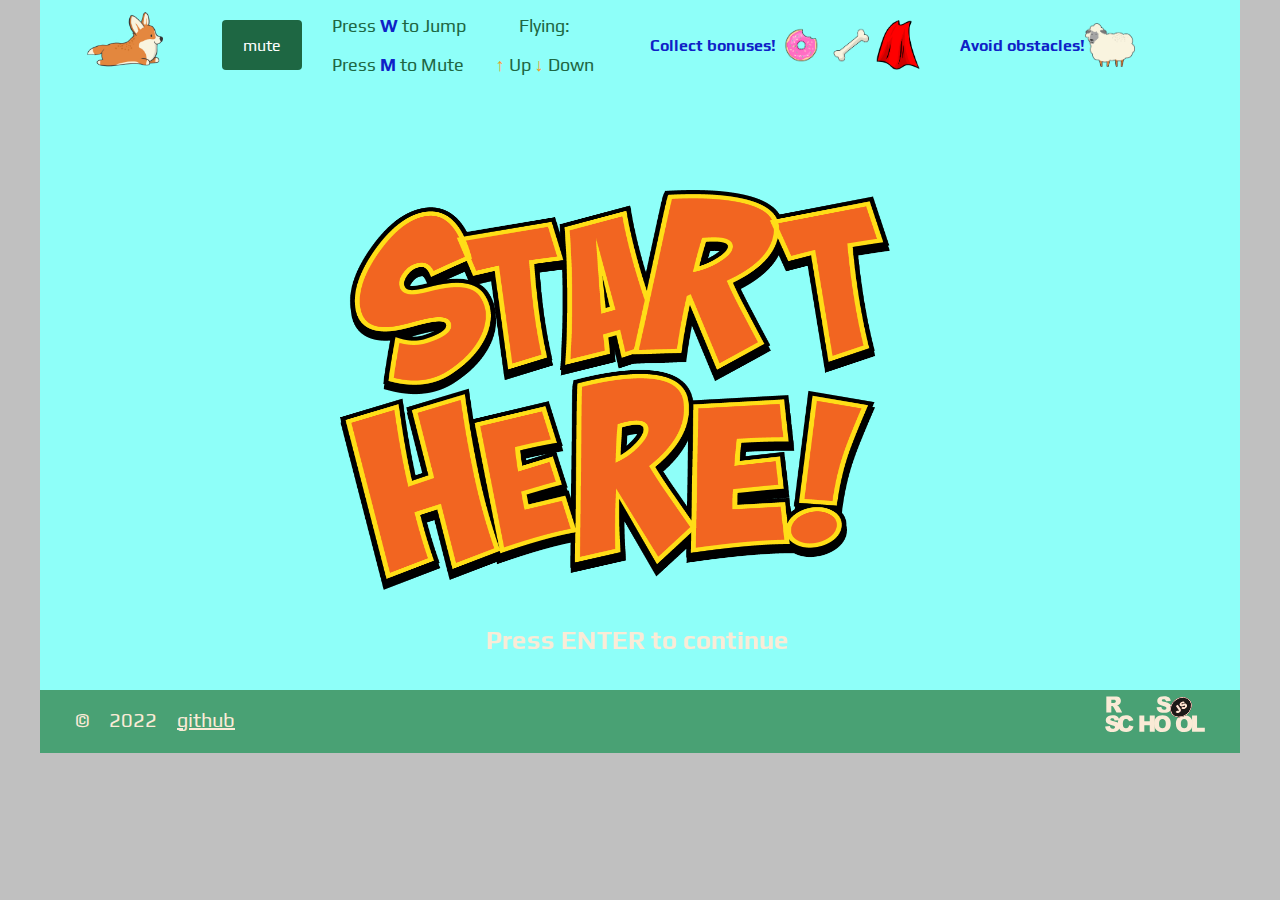
<file: game-app/index.html>
<!DOCTYPE html>
<html lang="en">

<head>
    <meta charset="UTF-8">
    <meta http-equiv="X-UA-Compatible" content="IE=edge">
    <meta name="viewport" content="width=device-width, initial-scale=1.0">
    <title>Game</title>
    <link rel="stylesheet" href="style.css">
</head>

<body>
    <header class="header-container" id="header">
        <div class="logo"></div>
        
        <div class="mute-wrapper">
            <button class="mute">mute</button>
            <div class="moves">
                <p class="tip">Press <span class="letter">W</span> to Jump</p>
                <p class="tip">Press <span class="letter">M</span> to Mute</p>
            </div>
            <div class="controls">
                <p class="tip">Flying:
                <p class="tip"><span class="arrow">↑</span> Up <span class="arrow">↓</span> Down</p>
            </div>
        </div>
        <div class="tips">
            <div class="conditions">
                <div class="points">
                    <p class="task">Collect bonuses!</p>
                    <div class="donut"></div>
                    <div class="bone"></div>
                    <div class="coat"></div>
                </div>
                <div class="points">
                    <p class="task">Avoid obstacles!</p>
                    <div class="example"></div>
                </div>
            </div>
        </div>
    </header>
    <canvas id="canvas" width="1200" height="600"></canvas>
    <div class="key-wrapper">
        <div class="key-item">
            Press <span>ENTER</span> to continue
        </div>
    </div>
    <div class="modal-window">
        <div class="modal-content">

        </div>
    </div>
    <div class="wrapper">
        <div class="popup">
            <div class="result_block"></div>
        </div>
    </div>
    <footer class="footer-wrapper" id="footer">
        <div class="footer-container">
            <div class="footer-git">
                <p class="footer-text">©</p>
                <p class="footer-text">2022</p>
                <p class="footer-text"><a class="link" href="https://github.com/PavelTitov16">github</a></p>
            </div>
            <a href="https://rs.school/js/" class="rss"></a>
        </div>
    </footer>
    <script src="index.js"></script>
</body>

</html>
</file>
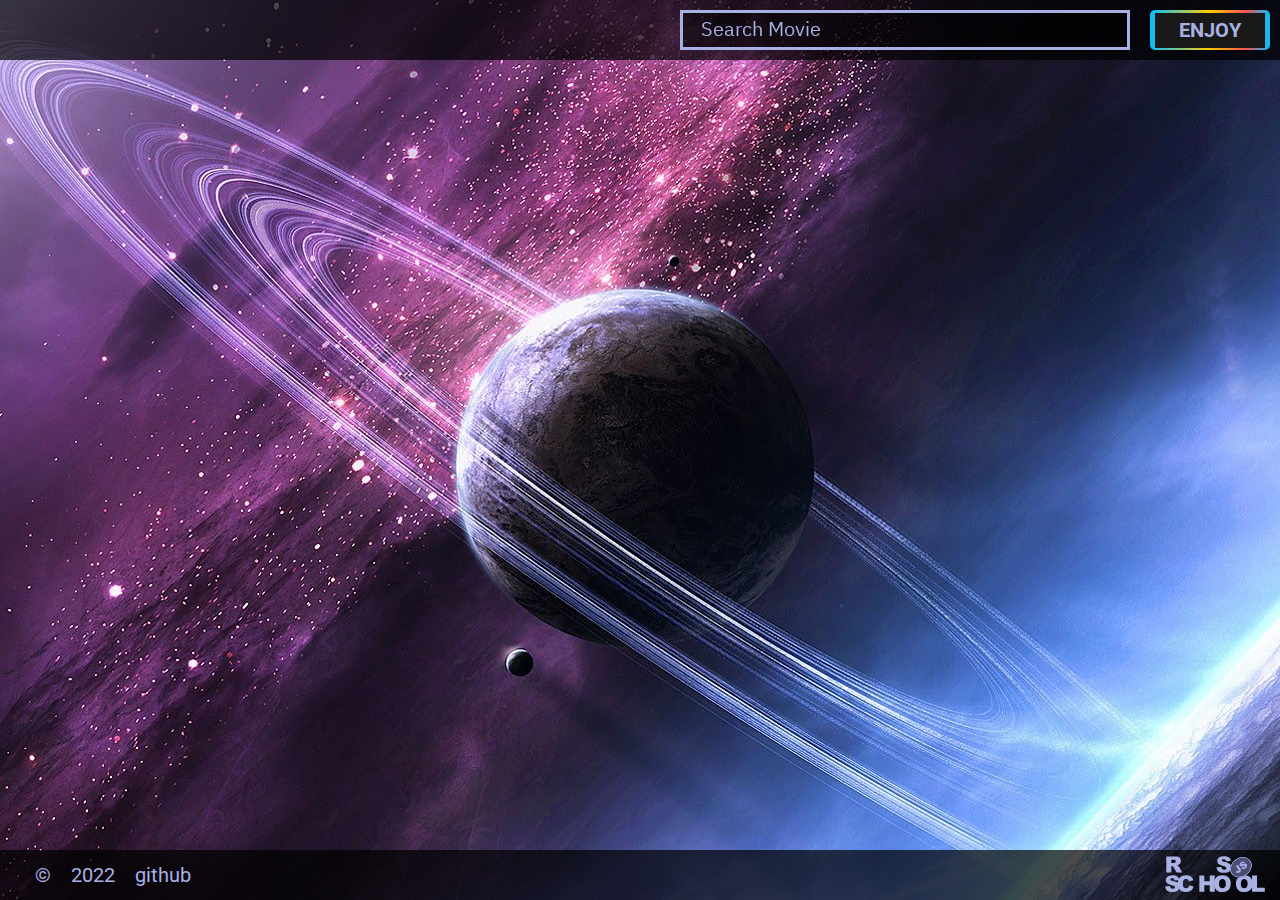
<file: movie-app/index.html>
<!DOCTYPE html>
<html lang="en">
<head>
    <meta charset="UTF-8">
    <meta http-equiv="X-UA-Compatible" content="IE=edge">
    <meta name="viewport" content="width=device-width, initial-scale=1.0">
    <link rel="stylesheet" href="style.css">
    <title>Movie Search Application</title>
</head>
<body>
    <header class="header-wrapper" id="header">
        <div class="header-container">
            <form action="search" id="form">
                <input type="search" class="search" placeholder="Search Movie" autocomplete="off">
                <a href="#" class="find" alt="Enjoy"></a>
            </form>
        </div>
    </header>
    <main class="container" id="main">
    </main>
    <footer class="footer-wrapper" id="footer">
        <div class="footer-container">
            <div class="footer-git">
                <p class="footer-text">©</p>
                <p class="footer-text">2022</p>
                <p class="footer-text"><a class="link" href="https://github.com/PavelTitov16">github</a></p>
            </div>
            <a href="https://rs.school/js/" class="rss"></a>
        </div>
    </footer>
    <script type="module" src="index.js"></script>
</body>
</html>
</file>
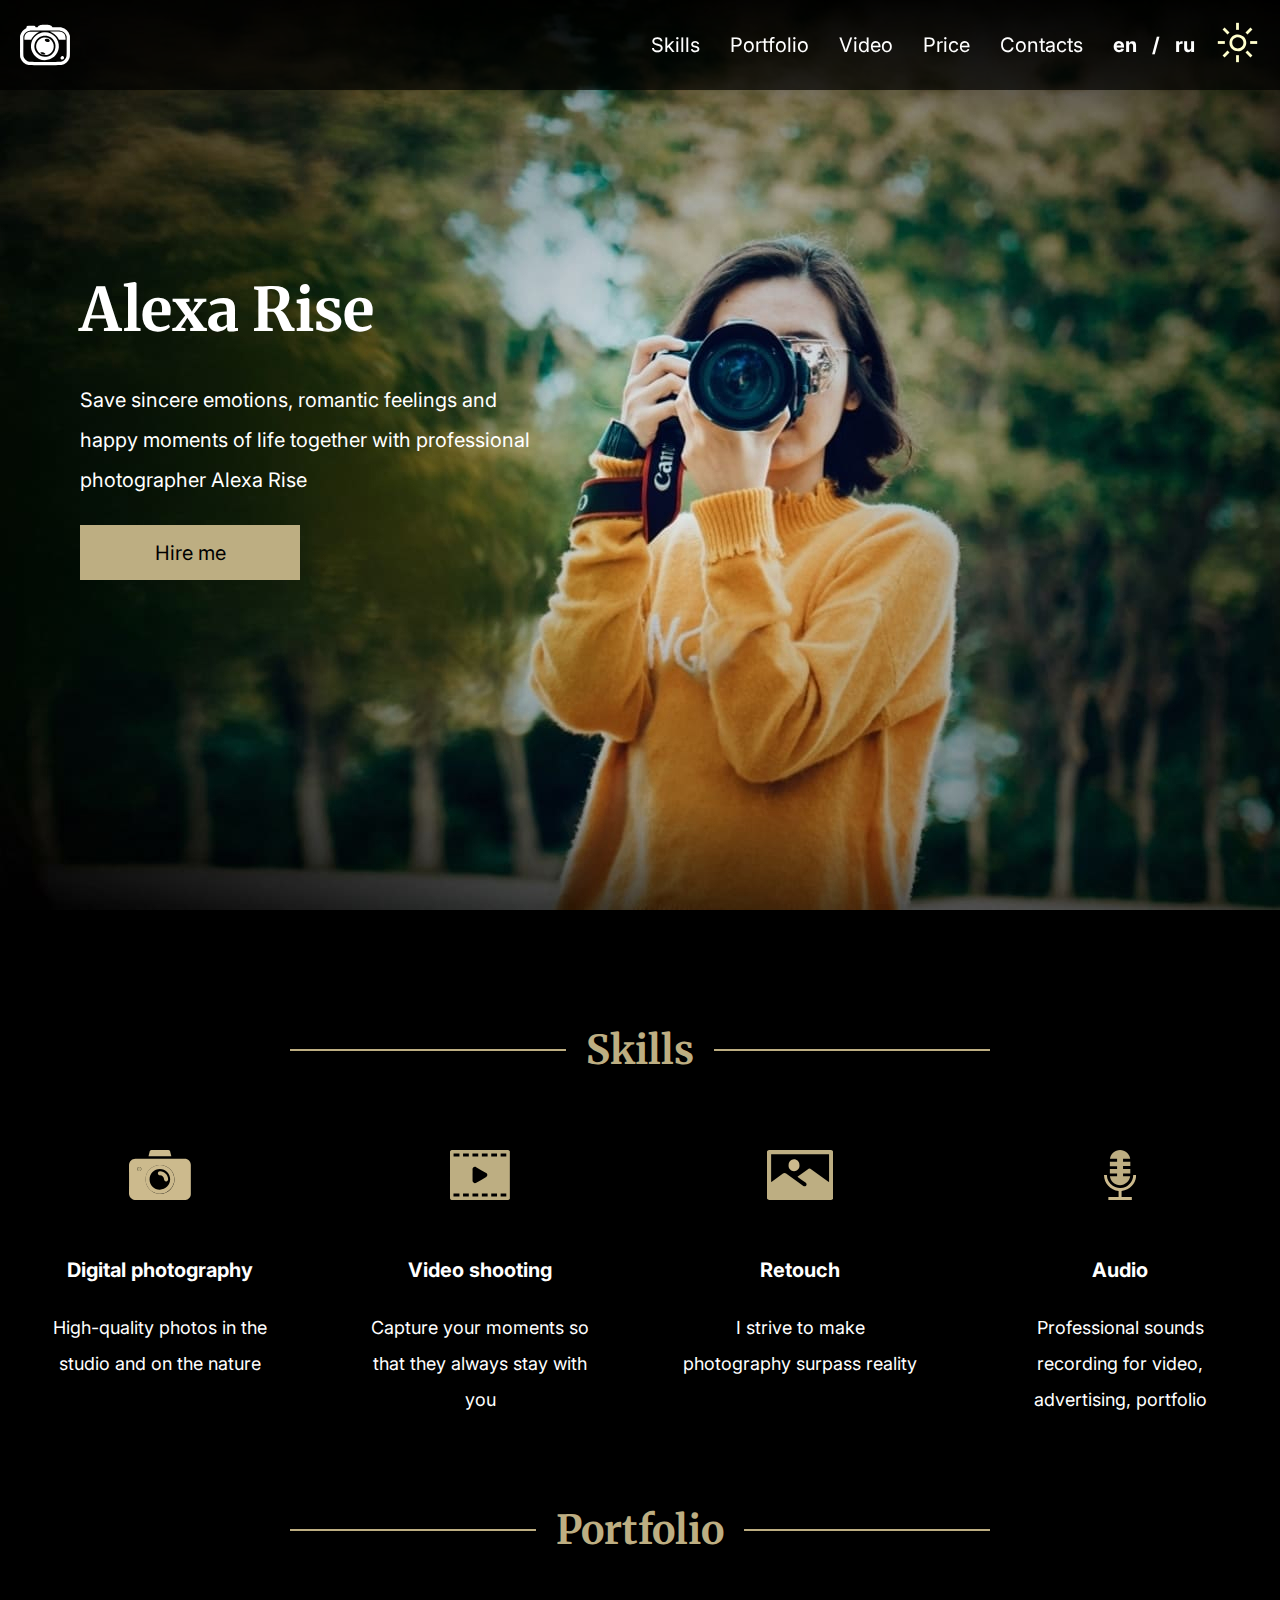
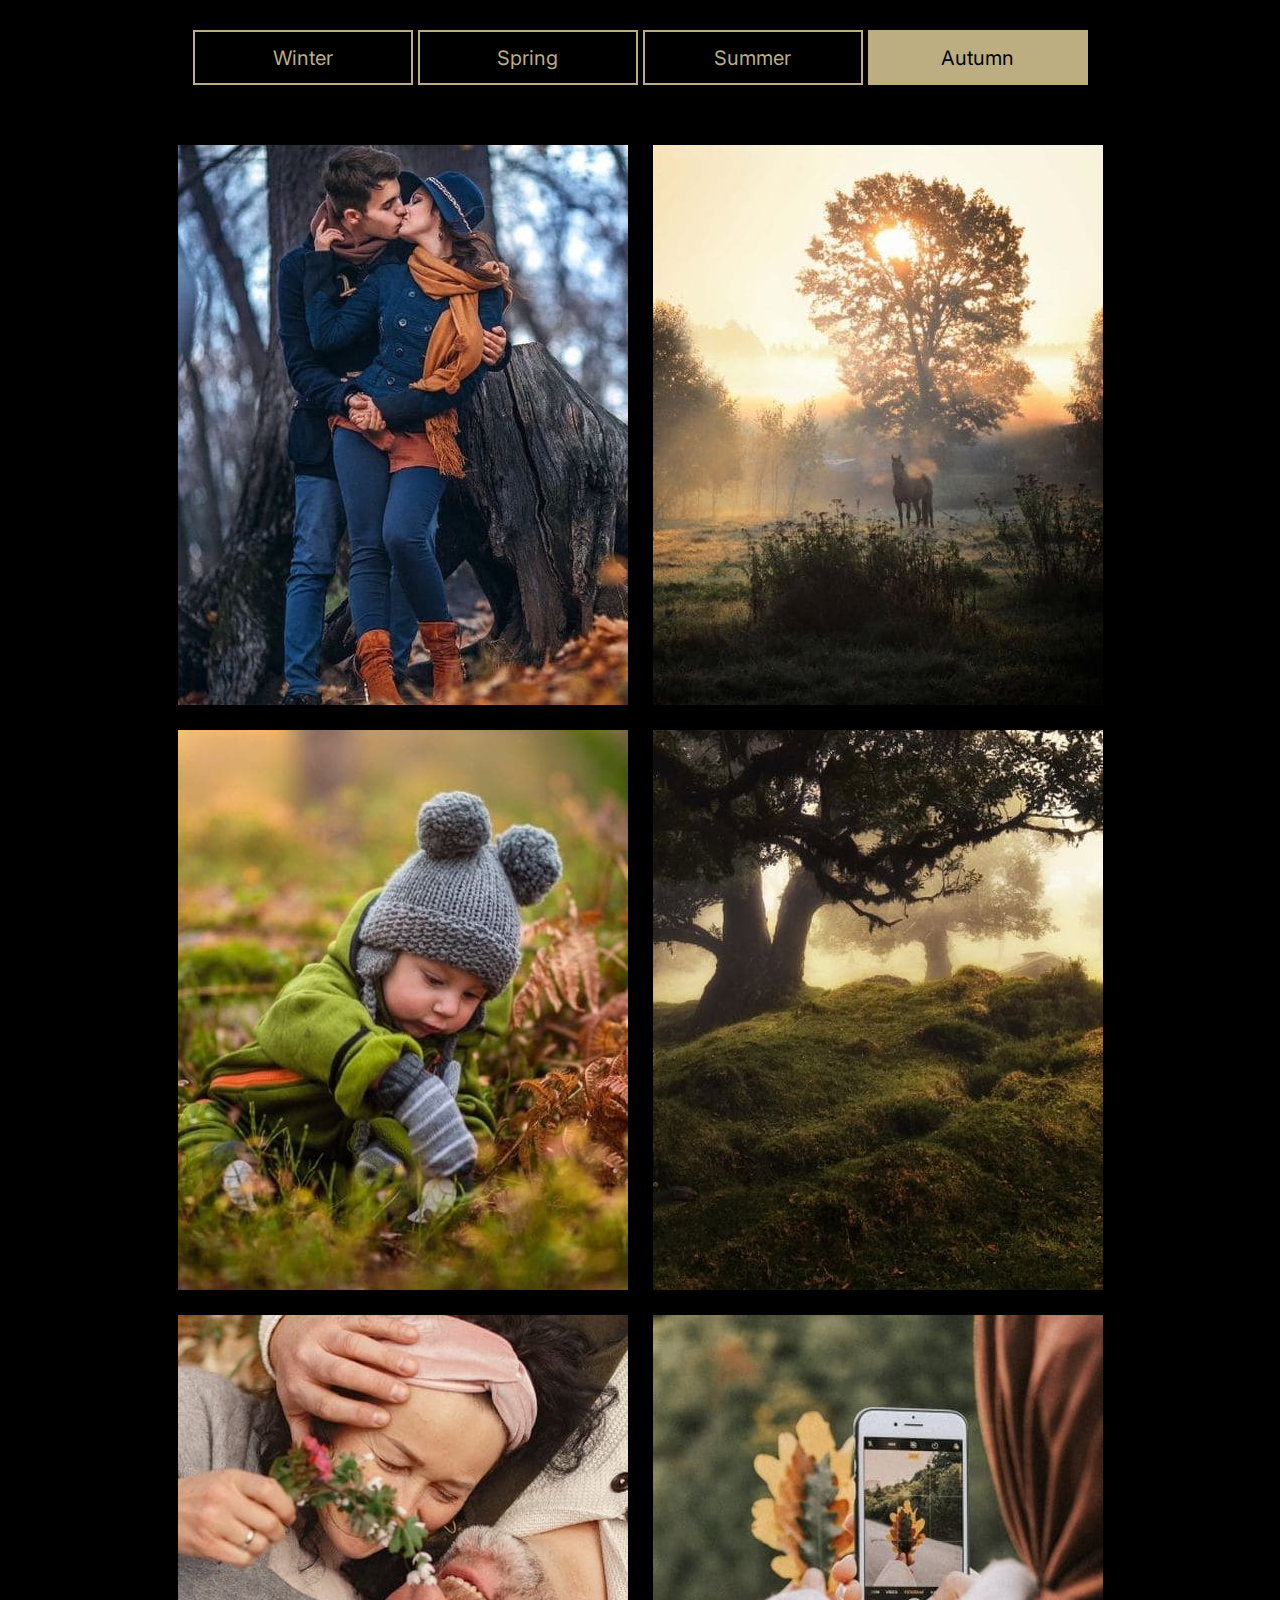
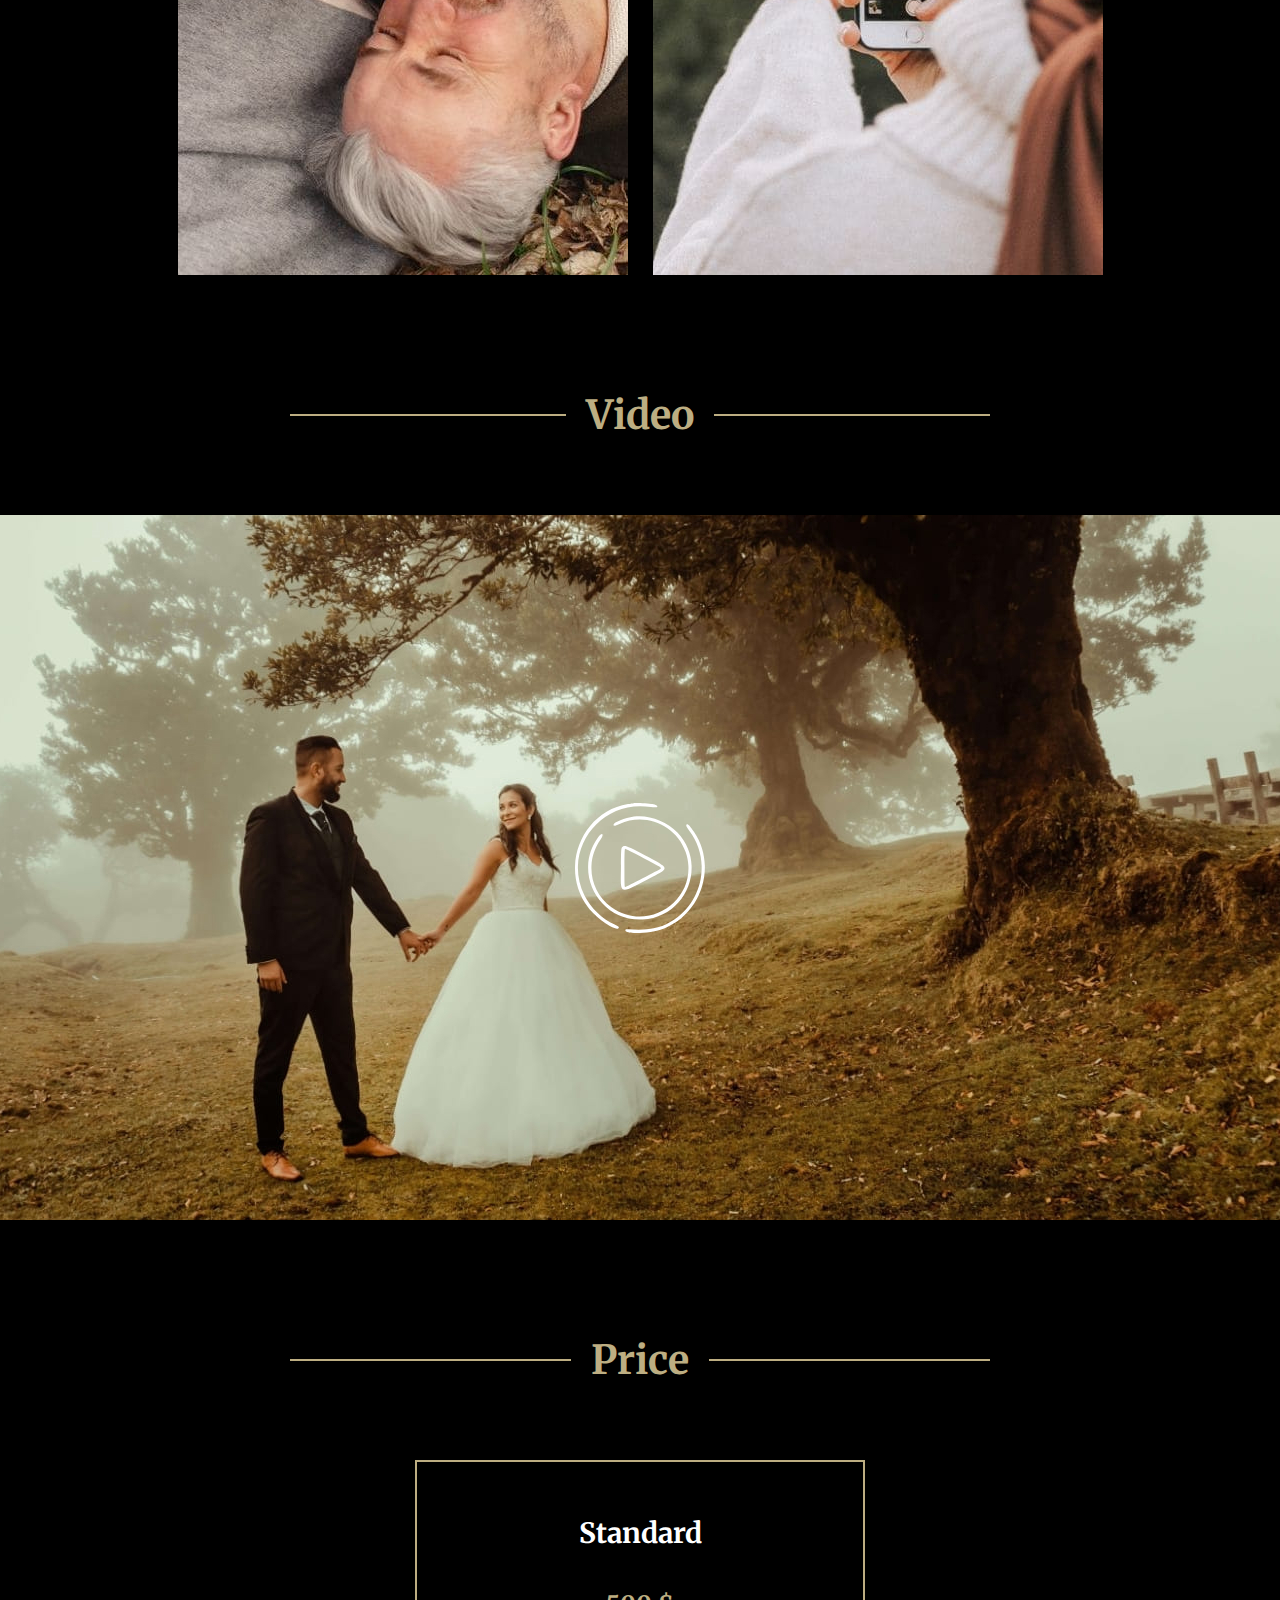
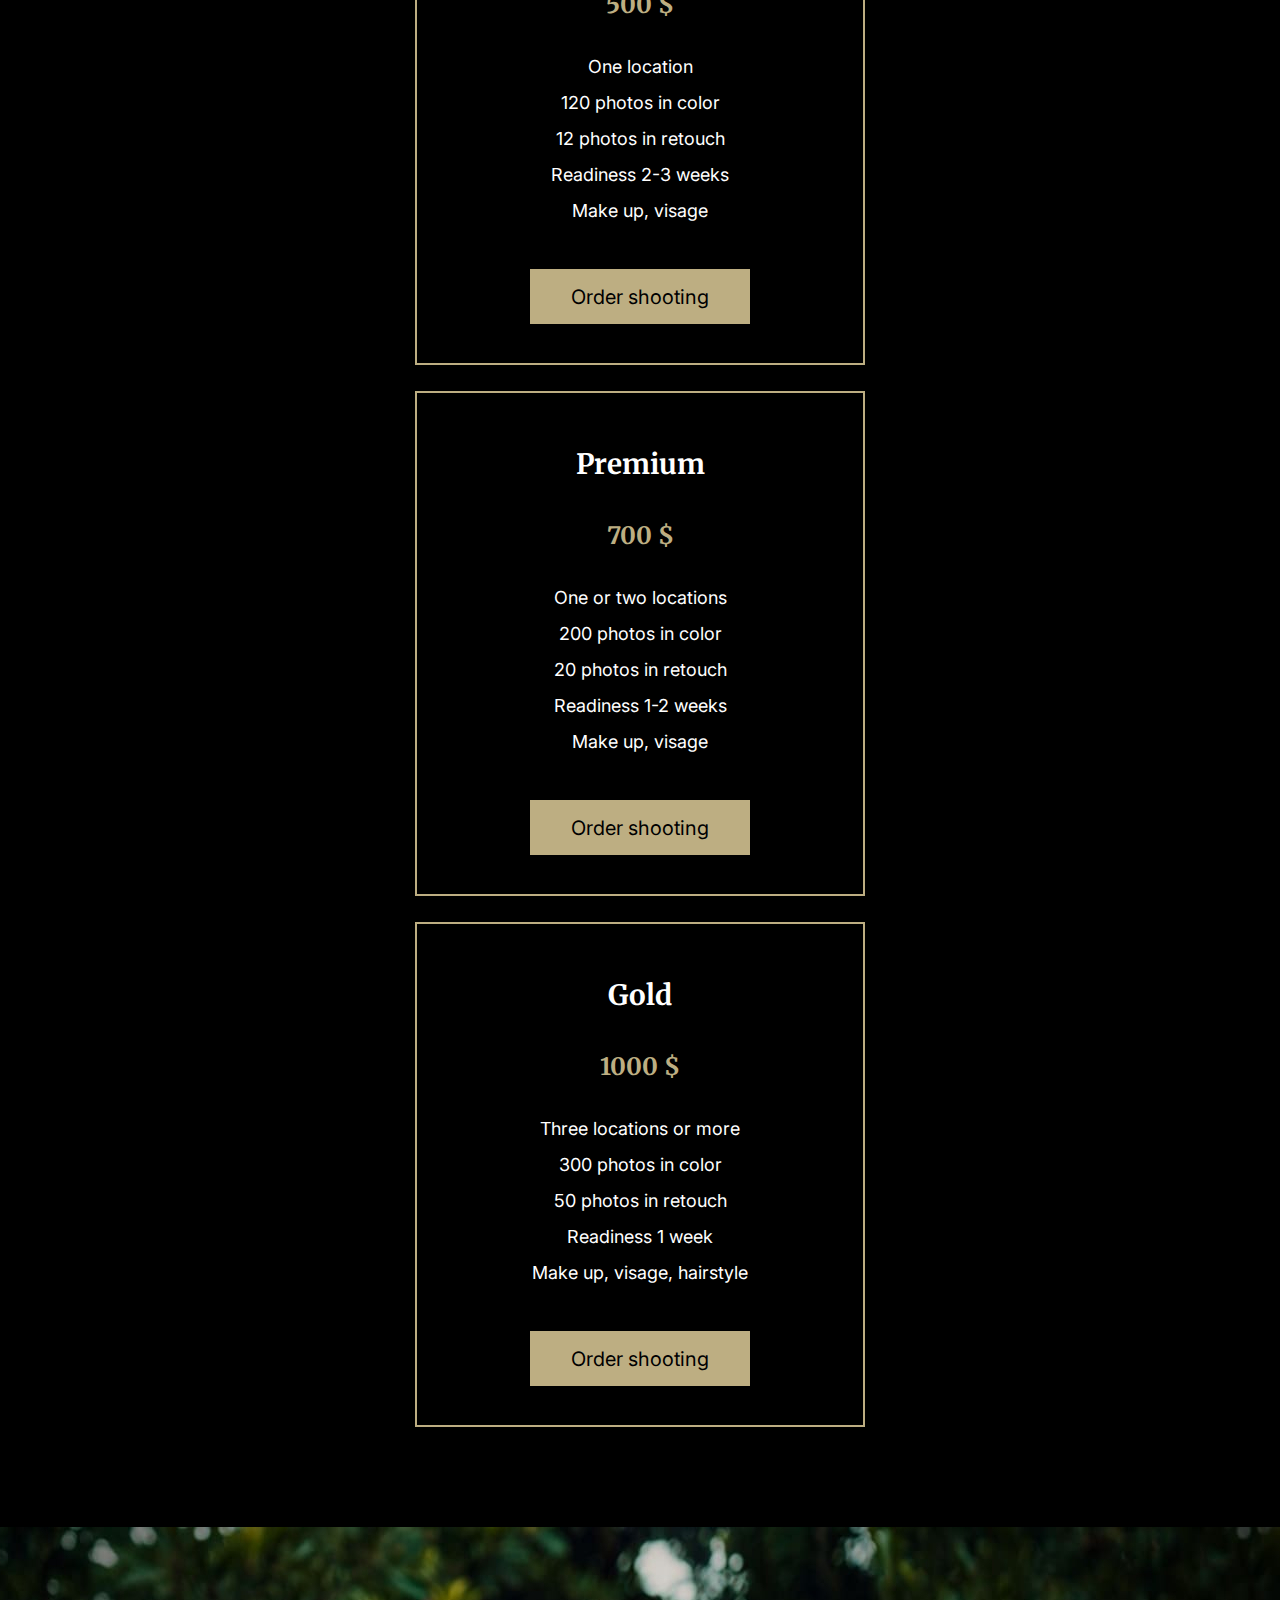
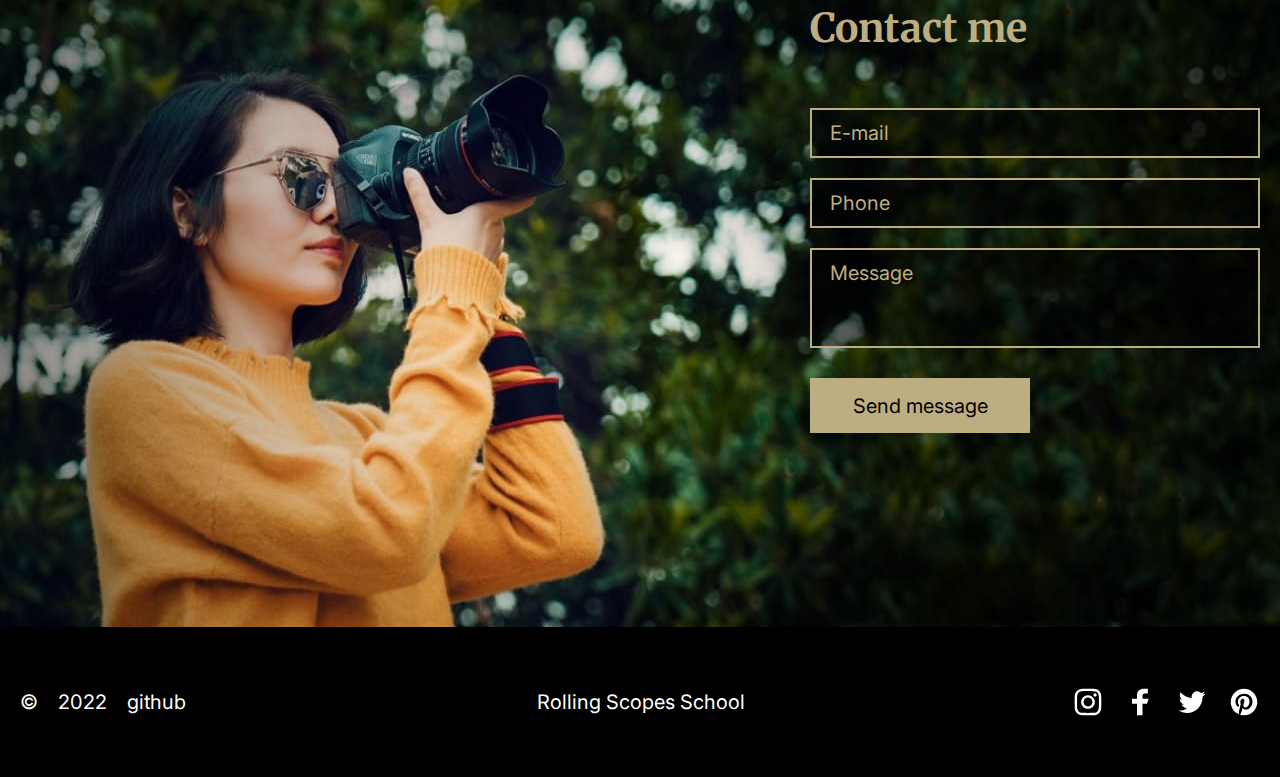
<file: portfolio/index.html>
<!DOCTYPE html>
<html lang="en">
<head>
    <meta charset="UTF-8">
    <meta http-equiv="X-UA-Compatible" content="IE=edge">
    <meta name="viewport" content="width=device-width, initial-scale=1.0">
    <link rel="stylesheet" href="style.css">
    <link rel="icon" href="./assets/favicon.ico">
    <title>portfolio</title>
</head>
<body>
    <header class="header-container">
            <div class="logo"><img src="./assets/svg/logo.svg" alt="camera logo"></div>
            <nav class="nav">
                <ul class="nav-list">
                    <li class="nav-item"><a href="#skills" class="nav-link" data-i18="skills">Skills</a></li>
                    <li class="nav-item"><a href="#portfolio" class="nav-link" data-i18="portfolio">Portfolio</a></li>
                    <li class="nav-item"><a href="#video" class="nav-link" data-i18="video">Video</a></li>
                    <li class="nav-item"><a href="#price" class="nav-link" data-i18="price">Price</a></li>
                    <li class="nav-item"><a href="#contacts" class="nav-link" data-i18="contacts">Contacts</a></li>
                </ul>
            </nav>
                <div class="lang">
                    <span class="lang-en lang-en.active">en</span>
                    <span>&nbsp;/&nbsp;</span>
                    <span class="lang-ru">ru</span>
                </div>
            <div class="rightside">
                <div class="switch">
                    <button class="switch-button"></button>
                </div>
                    <div class="buter_brodskiy">
                        <div class="bar"></div>
                        <div class="bar"></div>
                        <div class="bar"></div>
                    </div>
                    <div class="shadow-box"></div>
            </div>
    </header>
    <main>
            <section class="hero-container" id="hero">
                <div class="hero-block">
                    <h1 class="photo-name" data-i18="hero-title">Alexa Rise</h1>
                    <div class="description" data-i18="hero-text">Save sincere emotions, romantic feelings and happy moments of life together with professional photographer Alexa Rise</div>
                    <button class="hire" data-i18="hire">Hire me</button>
                </div>
            </section>
            <section class="skill-container" id="skills">
                <div class="line">
                    <h2 class="section-title" data-i18="skills">Skills</h2>
                </div>
                <div class="skills-items">
                    <div class="skill-item">
                        <img src="./assets/svg/camera.svg" alt="camera" width="62" height="50">
                        <h3 data-i18="skill-title-1">Digital photography</h3>
                            <p class="skill_p" data-i18="skill-text-1">High-quality photos in the studio and on the nature</p>
                    </div>
                    <div class="skill-item">
                        <img src="./assets/svg/video.svg" alt="video" width="62" height="50">
                        <h3 data-i18="skill-title-2">Video shooting</h3>
                            <p class="skill_p" data-i18="skill-text-2">Capture your moments so that they always stay with you</p>
                    </div>
                    <div class="skill-item">
                        <img src="./assets/svg/image.svg" alt="image" width="66" height="50">
                        <h3 data-i18="skill-title-3">Retouch</h3>
                            <p class="skill_p" data-i18="skill-text-3">I strive to make photography surpass reality</p>
                    </div>
                    <div class="skill-item">
                        <img src="./assets/svg/mic.svg" alt="microphone" width="32" height="50">
                        <h3 data-i18="skill-title-4">Audio</h3>
                        <p class="skill_p" data-i18="skill-text-4">Professional sounds recording for video, advertising, portfolio</p>
                    </div>
                </div>
            </section>
            <section class="section" id="portfolio">
                <div class="line">
                    <h2 class="section-title" id="portfoto" data-i18="portfolio">Portfolio</h2>
                </div>
                <div class="season-buttons">
                    <button class="season-button" data-season="winter" data-i18="winter">Winter</button>
                    <button class="season-button" data-season="spring" data-i18="spring">Spring</button>
                    <button class="season-button" data-season="summer" data-i18="summer">Summer</button>
                    <button class="season-button season-button_active" data-season="autumn" data-i18="autumn">Autumn</button>
                </div>   
                <div class="portfolio-items">
                    <img class="image" src="./assets/img/autumn/1.jpg" alt="sweet autumn couple">
                    <img class="image" src="./assets/img/autumn/2.jpg" alt="autumn header__topside">
                    <img class="image" src="./assets/img/autumn/3.jpg" alt="sweet autumn child">
                    <img class="image" src="./assets/img/autumn/4.jpg" alt="autumn trees">
                    <img class="image" src="./assets/img/autumn/5.jpg" alt="sweet autumn couple">
                    <img class="image" src="./assets/img/autumn/6.jpg" alt="autumn flower in Phone">
                </div>         
            </section>
            <section class="section" id="video">
                <div class="line" id="video_id">
                    <h2 class="section-title" id="vid-title" data-i18="video">Video</h2>
                </div>
                <div class="video">
                    <button class="button_3"> </button>
                </div>
            </section>
            <section class="section-price" id="price">
                <div class="line">
                    <h2 class="section-title" id="price_id" data-i18="price">Price</h2>
                </div>
                <div class="price-items">
                    <div class="price-item">
                        <h3 class="rate" data-i18="price-title-1">Standard</h3>
                        <h3 class="money">500 $</h3>
                        <div class="price-description">
                            <span class="text_block" data-i18="price-description-1-span-1">One location</span>
                            <span class="text_block" data-i18="price-description-1-span-2">120 photos in color</span>
                            <span class="text_block" data-i18="price-description-1-span-3">12 photos in retouch</span>
                            <span class="text_block" data-i18="price-description-1-span-4">Readiness 2-3 weeks</span>
                            <span class="text_block" data-i18="price-description-1-span-5">Make up, visage</span>
                        </div>
                        <button class="button_1" id="order" data-i18="order">Order shooting</button>
                    </div>
                    <div class="price-item">
                        <h3 class="rate" data-i18="price-title-2">Premium</h3>
                        <h3 class="money">700 $</h3>
                        <div class="price-description">
                            <span class="text_block" data-i18="price-description-2-span-1">One or two locations</span>
                            <span class="text_block" data-i18="price-description-2-span-2">200 photos in color</span>
                            <span class="text_block" data-i18="price-description-2-span-3">20 photos in retouch</span>
                            <span class="text_block" data-i18="price-description-2-span-4">Readiness 1-2 weeks</span>
                            <span class="text_block" data-i18="price-description-2-span-5">Make up, visage</span>
                        </div>
                        <button class="button_1" id="order" data-i18="order">Order shooting</button>
                    </div>
                    <div class="price-item">
                        <h3 class="rate" data-i18="price-title-3">Gold</h3>
                        <h3 class="money">1000 $</h3>
                        <div class="price-description">
                            <span class="text_block" data-i18="price-description-3-span-1">Three locations or more</span>
                            <span class="text_block" data-i18="price-description-3-span-2">300 photos in color</span>
                            <span class="text_block" data-i18="price-description-3-span-3">50 photos in retouch</span>
                            <span class="text_block" data-i18="price-description-3-span-4">Readiness 1 week</span>
                            <span class="text_block" data-i18="price-description-3-span-5">Make up, visage, hairstyle</span>
                        </div>
                        <button class="button_1" id="order" data-i18="order">Order shooting</button>
                    </div>
                </div>  
            </section>
            <section class="contact-container" id="contacts">
                    <div class="feedback">
                        <h2 class="contact-title" data-i18="contact-me">Contact me</h2>
                          <form action="contact-information">
                                <input type="email" class="email" placeholder="E-mail" data-i18="e-mail">
                                <input type="tel" class="tel" placeholder="Phone" data-i18="tel">
                                <textarea placeholder="Message" data-i18="message"></textarea>              
                                <button class="button_1" id="message" data-i18="send-message">Send message</button>
                          </form>
                    </div>
            </section>
    </main>
    <footer class="footer">
        <div class="footer-container">
            <div class="footer-git">
                <p class="footer-text">©</p>
                <p class="footer-text">2022</p>
                <p class="footer-text"><a class="link" href="https://github.com/PavelTitov16">github</a></p>
            </div>
            <div class="footer-text"><a class="link" href="https://rs.school/js/" id="rss">Rolling Scopes School</a></div>
            <div class="social-items">
                <ul class="social">
                    <li class="social-icon">
                        <img src="./assets/svg/inst.svg" alt="instagram-logo">
                    </li>
                    <li class="social-icon">
                        <img src="./assets/svg/fb.svg" alt="facebook-logo">
                    </li>
                    <li class="social-icon">
                        <img src="./assets/svg/tw.svg" alt="twitter-logo"> 
                    </li>
                    <li class="social-icon"> 
                        <img src="./assets/svg/pinterest.svg" alt="pinterest-logo">
                    </li>
                </ul>
            </div>
        </div>
    </footer>
    <script type="module" src="index.js"></script>
</body>
</html>
</file>
<file: game-app/style.css>
@import url('https://fonts.googleapis.com/css2?family=Play:wght@400;700&display=swap');

/* font-family: 'Play', sans-serif; */

* {
    box-sizing: border-box;
}

body {
    position: relative;
    margin: 0 auto;
    display: flex;
    flex-direction: column;
    background-color: #c0c0c0;
}

canvas {
    display: block;
    margin: 0 auto;
    position: relative;
}

/* Header */
.header-container {
    background-color: #8efff9;
    margin: 0 auto;
    max-width: 1200px;
    height: 90px;
    display: flex;
    width: 100%;
    justify-content: space-between;
    gap: 50px;
    padding-left: 45px;
}

.logo {
    background-image: url(./assets/images/Pembroke_Jump.png);
    background-size: contain;
    background-repeat: no-repeat;
    height: 80px;
    width: 80px;
}

/*Mute */
.mute-wrapper {
    display: flex;
    align-items: center;
    justify-content: center;
    gap: 30px;
}

.mute {
    background-color: #1e6743;
    outline: none;
    border: none;
    color: white;
    font-size: 16px;
    width: 80px;
    height: 50px;
    font-family: 'Play', sans-serif;
    border-radius: 4px;
}

button:hover {
    cursor: pointer;
    outline: 4px solid white
}
/*Mute */

.controls {
    text-align: center;
}

.tips {
    display: flex;
    gap: 40px;
}

.tip {
    font-family: 'Play', sans-serif;
    color: #1e6743;
    font-style: normal;
    font-size: 18px;
}

.letter {
    font-family: 'Play', sans-serif;
    color: #0e21c7;
    font-style: normal;
    font-weight: bold;
    font-size: 18px;
}

.arrow {
    color: #F59C25;
    font-weight: bold;
    font-size: 18px;
}

.conditions {
    display: flex;
    align-items: center;
    gap: 30px;
}

.points {
    width: 280px;
    display: flex;
    align-items: center;
}

.task {
    font-family: 'Play', sans-serif;
    font-style: normal;
    font-weight: bold;
    color: #0e21c7;
}

.example {
    background-image: url(./assets/images/Sheep!.png);
    background-size: contain;
    background-repeat: no-repeat;
    height: 50px;
    width: 50px;
}

.donut {
    background-image: url(./assets/images/Donut.png);
    background-size: contain;
    background-repeat: no-repeat;
    height: 50px;
    width: 50px;
}

.bone {
    background-image: url(./assets/images/Bone.png);
    background-size: contain;
    background-repeat: no-repeat;
    height: 50px;
    width: 50px;
}

.coat {
    background-image: url(./assets/images/redCoat.png);
    background-size: contain;
    background-repeat: no-repeat;
    height: 50px;
    width: 50px;
}

/* Header */

/* Records */
.wrapper {
    position: absolute;
    z-index: 10;
    top: 0;
    left: 0;
    width: 100%;
    display: none;
}

.popup {
    width: 1200px;
    margin: 0 auto;
}

.result_block {
    margin-top: 100px;
    width: 350px;
    background-color: rgba(181, 196, 190, 0.7);
    padding: 40px;
    text-align: center;
    font-size: 23px;
    color: #0e21c7;
}

.wrapper.active {
    display: block;
}

.result_block table {
    width: 100%;
}

/* Records */

/* Footer */
.footer-wrapper {
    margin: 0 auto;
    max-width: 1200px;
    width: 100%;
    height: 63px;
    background-color: #49a174;
}

.footer-container {
    width: 100%;
    max-width: 1200px;
    padding: 0 15px;
    margin: 0 auto;
    display: flex;
    justify-content: space-between;
    align-items: center;
}

.footer-git {
    display: flex;
    align-items: center;
    width: 182px;
    padding-left: 20px;
}

.footer-text {
    font-family: 'Play', sans-serif;
    color: antiquewhite;
    font-style: normal;
    font-weight: normal;
    font-size: 20px;
    line-height: 20px;
    margin-right: 20px;
}

.rss {
    width: 100px;
    height: 50px;
    background-image: url("./assets/rs_school_js.svg");
    background-size: contain;
    background-repeat: no-repeat;
    filter: invert(92%) sepia(13%) saturate(524%) hue-rotate(329deg) brightness(103%) contrast(96%);
    transition: 0.5s;
    margin-right: 20px;
}

.rss:hover {
    filter: invert(90%) sepia(77%) saturate(3235%) hue-rotate(301deg) brightness(94%) contrast(99%);
}

.link {
    color: antiquewhite;
    transition: 0.5s;
}

.link:hover {
    filter: invert(0%) sepia(77%) saturate(3235%) hue-rotate(301deg) brightness(94%) contrast(99%);
}

/* Footer */

/* Modal window */
.modal-window {
    position: absolute;
    z-index: 5;
    width: 100%;
    height: 100%;
    display: none;
}

.modal-window.active {
    display: block;
}

.modal-content {
    background-color: #49a174;
    display: flex;
    flex-direction: column;
    justify-content: center;
    align-items: center;
    width: 600px;
    height: 500px;
    margin-top: 25%;
    position: absolute;
    top: -250px;
    margin-left: 50%;
    left: -300px;
}

.modal-skins {
    display: flex;
    gap: 80px;

}

.modal-skins__item {
    display: block;
    width: 200px;
    height: 200px;
}

.modal-skins__wrapper {
    border: 5px solid antiquewhite;
    border-radius: 70px;
    transition: all 0.3s ease-in;
    cursor: pointer;
}

.modal-skins__wrapper:hover {
    border-color: #8efff9;
    background-color: rgba(181, 196, 190, 0.7);
}

.modal-title {
    font-family: 'Play', sans-serif;
    font-style: normal;
    font-weight: bold;
    font-size: 50px;
    line-height: 30px;
    color: #F59C25;
}

.modal-subtitle {
    font-family: 'Play', sans-serif;
    font-style: normal;
    font-weight: bold;
    font-size: 30px;
    line-height: 30px;
    color: antiquewhite;
}

/* Modal window */

/* Start tip */
.key-wrapper {
    position: absolute;
    z-index: 3;
    display: none;
    top: 83%;
    left: 38%;
}

.key-wrapper.active {
    display: block;
}

@keyframes gradient {
    0% {
        color: #F59C25;
    }

    50% {
        color: #49a174;
    }

    100% {
        color: #F59C25;
    }
}

.key-item {
    margin: 0 auto;
    font-family: 'Play', sans-serif;
    font-style: normal;
    font-weight: bold;
    font-size: 26px;
    line-height: 30px;
    color: antiquewhite;
    animation: gradient 3s infinite;
}
    /* Start tip */

    /*
    @keyframes slidebg {
    to {
        background-position: 140px;
    }
}

.title {
    background-image: linear-gradient(90deg, #00C0FF 0%, #FFCF00 49%, #FC4F4F 80%, #00C0FF 100%);
    border-radius: 5px;
    height: 50px;
    width: 160px;
    display: flex;
    align-items: center;
    justify-content: center;
    text-transform: uppercase;
    font-family: 'Play', sans-serif;
    font-style: normal;
    font-weight: bold;
    font-size: 20px;
    line-height: 30px;
    text-align: center;
    color: #F59C25;
    animation: slidebg 2.1s linear infinite;
}

.title:after {
    content: attr(alt);
    width: 150px;
    height: 40px;
    background-color: #1e6743;
    display: flex;
    align-items: center;
    justify-content: center;
} 
*/
</file>
<file: movie-app/style.css>
@import url('https://fonts.googleapis.com/css2?family=IBM+Plex+Sans+Thai+Looped:wght@300&family=Roboto:ital,wght@0,700;1,300&display=swap');
/* font-family: 'IBM Plex Sans Thai Looped', sans-serif;
font-family: 'Roboto', sans-serif; */

:root {
    --color-hover: #fff;
    --color-text: #EAF0F5;
    --color-base: #191919;
    --rainbow: linear-gradient(90deg, #00C0FF 0%, #FFCF00 49%, #FC4F4F 80%, #00C0FF 100%);
    --light-speed: linear-gradient(90deg, #EAF0F5 0%, #EF5B99 40%, #A9B1E3 80%, #EAF0F5 100%);
    --color-transparent: rgba(0, 0, 0, 0.7);
    --color-space: #A9B1E3;
    --color-magic: #EF5B99;
    --color-positive: #0EB927;
    --color-negative: #DD3E07;
    --color-neutral: #808080;
    --color-date: #4FAFB4;
}
/* Обнуление */

*{
	padding: 0;
	margin: 0;
	border: 0;
}
*,*:before,*:after{
	-moz-box-sizing: border-box;
	-webkit-box-sizing: border-box;
	box-sizing: border-box;
}
:focus,:active{outline: none;}
a:focus,a:active{outline: none;}

nav,footer,header,aside{display: block;}

html,body{
	height: 100%;
	width: 100%;
	font-size: 100%;
	line-height: 1;
	font-size: 14px;
	-ms-text-size-adjust: 100%;
	-moz-text-size-adjust: 100%;
	-webkit-text-size-adjust: 100%;
}
input,button,textarea{font-family:inherit;}

input::-ms-clear{display: none;}
button{cursor: pointer;}
button::-moz-focus-inner {padding:0;border:0;}
a, a:visited{text-decoration: none;}
a:hover{text-decoration: none;}
ul li{list-style: none;}
img{vertical-align: top;}

h1,h2,h3,h4,h5,h6{font-size:inherit;font-weight: 400;}

/* Обнуление */

* {
    box-sizing: border-box;
}
html {
    scroll-behavior: smooth; 
}
body {
    max-width: 1920px;
    min-height: 100vh;
    margin: 0 auto;
    display: flex;
    flex-direction: column;
    justify-content: space-between;
    background-image: url(./assets/space_bg.jpg);
    background-attachment:fixed;
    background-position: center center;
    background-repeat: no repeat;
}

@keyframes slidebg {
    to {
      background-position:110px;
    }
}

/* Header */
.header-wrapper {
    height: 60px;
    width: 100%;
    background: var(--color-transparent);
    position: fixed;
    z-index: 5;
}
.header-container {
    display: flex;
    max-width: 1440px;
    justify-content: flex-end;
    padding: 10px;
    background-repeat: no-repeat;
    background-position: center 0;
}
form {
    display: flex;
    gap: 20px;
}
.search {
    background: transparent;
    border: 3px solid var(--color-space);
    border-radius: 0px;
    background: rgba(0, 0, 0, 0.5);
    height: 40px;
    width: 500px;
    font-family: 'Roboto', sans-serif;
    font-style: normal;
    font-weight: normal;
    padding-left: 18px;
    font-size: 20px;
    transition: 0.5s;
    color: var(--color-space);
    font-family: 'IBM Plex Sans Thai Looped', sans-serif;
    font-style: normal;
    font-weight: normal;
    font-size: 20px;
    padding-left: 18px;
    width: 450px;
}
.search::placeholder {
    font-family: 'IBM Plex Sans Thai Looped', sans-serif;
    color: var(--color-space);
    font-size: 20px;
}
.find {
    background-image: var(--rainbow);
    border-radius:5px;
    height: 40px;
    width: 120px;
    display:flex;
    align-items:center;
    justify-content:center;
    text-transform:uppercase;
    font-family: 'Roboto', sans-serif;
    font-style: normal;
    font-weight:bold;
    font-size: 20px;
    line-height: 40px;
    text-align: center;
    color: var(--color-space);
    cursor: pointer;
    transition: 0.5s;
}
.find:after {
    content:attr(alt);
    width:110px;
    height:35px;
    background-color: var(--color-base);
    display:flex;
    align-items:center;
    justify-content:center;
}
.find:hover {
    color: var(--color-hover);
    animation:slidebg 2s linear infinite;
}
/* Header */

/* Main */
main {
    padding-top: 80px;
    max-width: 1440px;
    display: flex;
    flex-wrap: wrap;
    gap: 20px;
    margin: 0 auto;
    padding-bottom: 40px;
}
/* Main */

/* Footer */
.footer-wrapper {
    height: 50px;
    width: 100%;
    background: var(--color-transparent);
}
.footer-container {
    width: 100%;
    max-width: 1440px;
    padding: 0 15px;
    margin: 0 auto;
    display: flex;
    justify-content: space-between;
    align-items: center;
    height: 50px;
}
.footer-git{
    display: flex;
    align-items: center;
    width: 182px;
    color: var(--color-space);
    padding-left: 20px;
}
.footer-text {
    font-family: 'Roboto', sans-serif;
    font-style: normal;
    font-weight: normal;
    font-size: 20px;
    line-height: 40px;
    color: var(--color-space);
    margin-right: 20px;
}
.rss {
    width: 100px;
    height: 40px;
    background-image: url("./assets/rs_school_js.svg");
    background-size: contain;
    background-repeat: no-repeat;
    filter: invert(72%) sepia(43%) saturate(374%) hue-rotate(197deg) brightness(94%) contrast(89%);
    transition: 0.5s;
}
.rss:hover {
    filter: invert(20%) sepia(77%) saturate(3235%) hue-rotate(301deg) brightness(94%) contrast(99%);
}
.link {
    color: var(--color-space);
    transition: 0.5s;
}
.link:hover {
    filter: invert(90%) sepia(77%) saturate(3235%) hue-rotate(301deg) brightness(94%) contrast(99%);
}
/* Footer */

.movie {
    margin: 20px;
    width: 300px;
    height: 500px;
    border-radius: 20px;
    overflow: hidden;
    position: relative;
    cursor: pointer;
    text-align: center;
    perspective: 600px; 
    transition: all 0.6s
}
.movie:hover {
    transform: translateY(-20px);
}
.movie-content {
    transition: transform 0.6s;
}
.movie-content.active {
    transform: rotateY(-180deg);
    transition: transform 0.7s;
}
.front {
    transition: all 0.7s;
    opacity: 1;
    visibility: visible;
    background-color: var(--color-transparent);
    width: 100%;
}
.front.active {
    transform: rotateY(-180deg);
    transition: transform 0.6s;
    visibility: hidden;
    opacity: 0;
}
.back {
    background-color: var(--color-transparent);
    position: absolute;
    overflow: auto;
    left: 0;
    top: 0;
    right: 0;
    bottom: 0;
    opacity: 0;
    width: 100%;
    height: 100%;
    visibility: hidden;   
    padding: 15px;
    text-align: center;   
    transition: all 0.7s;
}
.back.active {
    opacity: 1;
    visibility: visible;
    transform: rotateY(-180deg);
}
.back-text {
    font-family: 'IBM Plex Sans Thai Looped', sans-serif;
    font-style: normal;
    font-weight: normal;
    font-size: 18px;
    color: var(--color-text);
    padding: 10px 10px;
}
.back-title {
    color: var(--color-space);
    display: flex;
    justify-content: center;
    font-family: 'IBM Plex Sans Thai Looped', sans-serif;
    font-style: normal;
    font-weight: normal;
    font-size: 25px;
    letter-spacing: 0.5px;
}
.movie img {
    width: 100%;
}
.movie-title {
    color: var(--color-text);
    display: flex;
    justify-content: center;
    padding: 10px 10px;
    letter-spacing: 0.5px;
    font-family: 'IBM Plex Sans Thai Looped', sans-serif;
    font-style: normal;
    font-weight: normal;
    font-size: 20px;
}
.movie-info {
    color: var(--color-date);
    display: flex;
    justify-content: center;
    font-family: 'Roboto', sans-serif;
    font-style: normal;
    font-weight: 300px;
    font-size: 20px;
    letter-spacing: 0.5px;
    padding: 10px 10px;
}
.green {
    background-color: var(--color-positive);
    color: var(--color-text);
    font-family: 'Roboto', sans-serif;
    font-style: normal;
    font-weight: bold;
    width: 40px;
    height: 40px;
    border-radius: 20px;
    display: flex;
    justify-content: center;
    align-items: center;
    position: absolute;
    left: 15px; right: 15px; top: 15px; bottom: 15px;
}
.red {
    background-color: var(--color-negative);
    color: var(--color-text);
    font-family: 'Roboto', sans-serif;
    font-style: normal;
    font-weight: bold;
    width: 40px;
    height: 40px;
    border-radius: 20px;
    display: flex;
    justify-content: center;
    align-items: center;
    position: absolute;
    left: 15px; right: 15px; top: 15px; bottom: 15px;
}
.gray {
    background-color: var(--color-neutral);
    color: var(--color-text);
    font-family: 'Roboto', sans-serif;
    font-style: normal;
    font-weight: bold;
    width: 40px;
    height: 40px;
    border-radius: 20px;
    display: flex;
    justify-content: center;
    align-items: center;
    position: absolute;
    left: 15px; right: 15px; top: 15px; bottom: 15px;
}
</file>
<file: portfolio/style.css>
@import url('https://fonts.googleapis.com/css2?family=Inter:wght@400;700&family=Merriweather:wght@700&display=swap');
/* font-family: 'Inter', sans-serif;
font-family: 'Merriweather', serif; */

:root {
    --color-hover: #bdae82;
    --color-base: #000;
    --color-text: #fff;
    --color-transparent: rgba(0, 0, 0, 0.7);
    --color-section: #bdae82;
}
.switch-theme {
    --color-base: #fff;
    --color-text: #000;
    --color-transparent: rgba(255, 255, 255, 0.85);
    --color-section: #000;
}
/* Обнуление */

*{
	padding: 0;
	margin: 0;
	border: 0;
}
*,*:before,*:after{
	-moz-box-sizing: border-box;
	-webkit-box-sizing: border-box;
	box-sizing: border-box;
}
:focus,:active{outline: none;}
a:focus,a:active{outline: none;}

nav,footer,header,aside{display: block;}

html,body{
	height: 100%;
	width: 100%;
	font-size: 100%;
	line-height: 1;
	font-size: 14px;
	-ms-text-size-adjust: 100%;
	-moz-text-size-adjust: 100%;
	-webkit-text-size-adjust: 100%;
}
input,button,textarea{font-family:inherit;}

input::-ms-clear{display: none;}
button{cursor: pointer;}
button::-moz-focus-inner {padding:0;border:0;}
a, a:visited{text-decoration: none;}
a:hover{text-decoration: none;}
ul li{list-style: none;}
img{vertical-align: top;}

h1,h2,h3,h4,h5,h6{font-size:inherit;font-weight: 400;}

/* Обнуление */

* {
    box-sizing: border-box;
}

html {
    scroll-behavior: smooth; 
}

body {
    max-width: 1440px;
    margin: 0 auto;
    background-color: var(--color-base);
}
.section {
    background-color: var(--color-base);
}

.header-container {
    background-color: var(--color-transparent);
    position: fixed;
    width: 100%;
    max-width: 1440px;
    display: flex;
    justify-content: space-between;
    padding: 20px;
    height: 90px;
    background-repeat: no-repeat;
    background-position: center 0;
}
.nav {
    margin-left: auto;
}
.nav-list {
    display: flex;
    gap: 30px;
    justify-content: flex-end;
    padding-left: 30px;
    padding-right: 30px;
}
.nav-item {
    font-style: normal;
    font-weight: normal;
    font-size: 20px;
    line-height: 50px;
    font-family: 'Inter', sans-serif;
}
.nav-link {
    color: var(--color-text);
    transition: 0.5s;
}
.nav-link:hover {
    filter: invert(26%) sepia(15%) saturate(638%) hue-rotate(7deg) brightness(92%) contrast(87%);
}
.logo {
    height: 50px;
    width: 50px;
    transition: 0.3s;
    cursor: pointer;
}
.logo:hover {
    filter: invert(26%) sepia(15%) saturate(638%) hue-rotate(7deg) brightness(92%) contrast(87%);
}
.logo.light {
    filter: invert(100%) sepia(3%) saturate(22%) hue-rotate(314deg) brightness(106%) contrast(91%);
}
.logo.light:hover {
    filter: invert(26%) sepia(15%) saturate(638%) hue-rotate(7deg) brightness(92%) contrast(87%);
}
.lang {
    height: 50px;
    font-family: 'Inter', sans-serif;
    font-size: 20px;
    font-style: normal;
    font-weight: 700;
    line-height: 50px;
    letter-spacing: 0em;
    text-align: center;
    color: var(--color-text);
    display: flex;
    gap: 10px;
}
.lang-en {
    color: var(--color-text);
    transition: 0.3s;
    cursor: pointer;
}
.lang-en.active {
    color: #BDAE82;
}
.lang-ru {
    color: var(--color-text);
    transition: 0.3s;
    cursor: pointer;
}
.lang-ru.active {
    color: #BDAE82;
}
.rightside {
    display: flex;
}
.buter_brodskiy {
    display: none;
    cursor: pointer;
}
.bar {
    display: block;
    width: 50px;
    height: 5px;
    margin: 5px auto;
    background: var(--color-text);
    transition: all 0.4s;
}
.shadow-box {
    display: none;
}

/*Switch Theme*/
@keyframes rotate {
  100% {
    transform: rotate(360deg);}
}
.switch-button {
    background: transparent;
    filter: invert(7%) sepia(33%) saturate(299%) hue-rotate(338deg) brightness(102%) contrast(102%);
    margin-left: 20px;
    background-image: url(./assets/svg/carbon_sun.svg);
    height: 45px;
    width: 45px;
    transition: 0.5s;
}
.switch-button:hover {
    cursor: pointer;  
    filter: invert(26%) sepia(15%) saturate(638%) hue-rotate(7deg) brightness(92%) contrast(87%);
}
.switch-button:active {
    animation: rotate 6s linear infinite;
    line-height: 120px;
}

.switch-button.light {
    background-image: url(./assets/svg/Vector_dark.svg);
    background-repeat: no-repeat;
    background-position: center center;
    filter: invert(99%) sepia(22%) saturate(2976%) hue-rotate(357deg) brightness(102%) contrast(63%);
}
.switch-button.light:hover {
    filter: invert(77%) sepia(11%) saturate(827%) hue-rotate(7deg) brightness(89%) contrast(91%);
}

.hero-container {
    background-image: url(./assets/img/bg.jpg);
    background-position: center;
    background-repeat: no-repeat;
    height: 910px;
}
.hero-container.light {
    background-image: url(./assets/img/bg_light.jpg);
    background-position: center;
}
.hero-block {
    height: 330px;
    max-width: 550px;
    padding-left: 80px;
    padding-top: 250px;
}
.photo-name {
    font-family: 'Merriweather', serif;
    font-style: normal;
    font-weight: bold;
    font-size: 60px;
    line-height: 120px;
    color: var(--color-text);
}
.description {
    font-family: 'Inter', sans-serif;
    font-style: normal;
    font-weight: normal;
    font-size: 20px;
    line-height: 40px;
    color: var(--color-text);
    margin: 10px 0 25px 0;
}
.hire {
    background: var(--color-hover);
    border-radius: 0px;
    height: 55px;
    width: 220px;
    font-family: 'Inter', sans-serif;
    font-style: normal;
    font-weight: normal;
    font-size: 20px;
    line-height: 40px;
    text-align: center;
    color: var(--color-base);
    display: flex;
    justify-content: center;
    align-items: center;
    margin-right: 280px;
    cursor: pointer;
    border: 0;
    transition: 0.5s;
}
.hire:hover {
    color: var(--color-text);
}

.section-title {
    background-color: var(--color-base);
    font-family: 'Merriweather', serif;
    font-style: normal;
    font-weight: 700;
    font-size: 40px;
    line-height: 80px;
    color: var(--color-section);
    text-align: center;
    margin: 0 auto;
    padding: 100px 20px 0;
    width: fit-content;
    letter-spacing: 0em;
}
.line {
    background-image: linear-gradient(to top, var(--color-base) 39px, var(--color-section) 39px, var(--color-section) 41px, var(--color-base) 41px);
    width: 700px;
    margin: 0 auto;
}
.skills-items {
    padding-top: 60px;
    display: flex;
    justify-content: space-between;
    flex-wrap: wrap;
    align-items: center;
    background-color: var(--color-base);
}
.skill-item {
    height: 240px;
    display: flex;
    flex-direction: column;
    flex-basis: 25%;
    align-items: center;
    text-align: center;
    font-family: 'Inter', sans-serif;
    font-style: normal;
    font-weight: 400;
    font-size: 18px;
    line-height: 36px;
    color: var(--color-text);
    padding: 0 40px 0 40px;   
}
h3 {
    margin: 50px 0 20px 0;
    font-family: 'Inter', sans-serif;
    font-style: normal;
    font-weight: bold;
    font-size: 20px;
    line-height: 40px;
    text-align: center;
}

.season-buttons {
    display: flex;
    justify-content: center;
    align-items: center;
    padding: 60px 0 60px 0;
    gap: 5px;
}
.button_1 {
    background: var(--color-hover);
    border-radius: 0px;
    height: 55px;
    width: 220px;
    font-family: 'Inter', sans-serif;
    font-style: normal;
    font-weight: normal;
    font-size: 20px;
    line-height: 40px;
    text-align: center;
    color: var(--color-base);
    display: flex;
    justify-content: center;
    align-items: center;
    cursor: pointer;
    border: 0;
    transition: 0.5s;
}
.button_1:hover {
    color: var(--color-text);
}
.button_2 {
    background: var(--color-base);
    border: 2px solid var(--color-hover);
    border-radius: 0px;
    height: 55px;
    width: 220px;
    font-family: 'Inter', sans-serif;
    font-style: normal;
    font-weight: normal;
    font-size: 20px;
    line-height: 40px;
    text-align: center;
    color: var(--color-hover);
    display: flex;
    justify-content: center;
    align-items: center;
    cursor: pointer;
    transition: 0.5s;
}
.button_2:hover {
    color: var(--color-text);
}

.portfolio-items {
    display: flex;
    flex-wrap: wrap;
    justify-content: center;
    gap: 25px;
}
.season-button {
    background: var(--color-base);
    border: 2px solid var(--color-hover);
    border-radius: 0px;
    height: 55px;
    width: 220px;
    font-family: 'Inter', sans-serif;
    font-style: normal;
    font-weight: normal;
    font-size: 20px;
    line-height: 40px;
    text-align: center;
    color: var(--color-hover);
    display: flex;
    justify-content: center;
    align-items: center;
    cursor: pointer;
    transition: 0.5s;
}
.season-button:hover {
    color: var(--color-text);
}
.season-button_active {
    background: var(--color-hover);
    color: var(--color-base);
    border: 0;
    height: 55px;
    width: 220px;
    font-family: 'Inter', sans-serif;
    font-style: normal;
    font-weight: normal;
    font-size: 20px;
    line-height: 40px;
    transition: 0.5s;
}
.season-button_active:hover {
    color: var(--color-text);
}
.image {
    width: 450px;
    height: 560px;
}

#video_id {
    margin-bottom: 60px;
}
.video {
    background-image: url("./assets/img/video-player.jpg");
    background-repeat: no-repeat;
    background-position: center center;
    max-width: 1400px;
    height: 705px;
    margin: 0 auto;
    display: flex;
    align-items: center;
    justify-content: center;
}
.button_3 {
    background-image: url("./assets/svg/Play_hover.svg");
    background-color: transparent;
    width: 130px;
    height: 130px;
    background-repeat: no-repeat;
    background-size: cover;
    display: flex;
    transition: 0.5s;
    background-position: 0 0;
    border: 0;
}
.button_3:hover {
    filter: invert(26%) sepia(15%) saturate(638%) hue-rotate(7deg) brightness(92%) contrast(87%);
}
.player {
    width: 150px;
    height: 150px;
}

.section-price {
    padding-bottom: 100px;
    background: var(--color-base);
}
.text_block {
    display: block;
    font-family: 'Inter', sans-serif;
    font-style: normal;
    font-weight: normal;
    font-size: 18px;
    line-height: 36px;
    text-align: center;
    color: var(--color-text);
}
.price-items {
    display: flex;
    justify-content: center;
    align-items: center;
    gap: 26px;
    padding-top: 60px;
    width: 100%;
    flex-wrap: wrap;
}
.price-item {
    padding-top: 43px;
    display: flex;
    flex-direction: column;
    align-items: center;
    gap: 20px;
    width: 450px;
    height: 505px;
    border: 2px solid var(--color-hover);
    border-radius: 0px;
    text-align: center;
}
.rate {
    font-family: 'Merriweather', serif;
    font-style: normal;
    font-weight: 700;
    font-size: 28px;
    line-height: 56px;
    text-align: center;
    color: var(--color-text);
    margin: 0;
}
.money {
    font-family: 'Merriweather', serif;
    font-style: normal;
    font-weight: 700;
    font-size: 24px;
    line-height: 48px;
    text-align: center;
    color: var(--color-hover);
    margin: 0;
}
#order {
    margin-top: 20px;
}

.contact-container {
    background-image: url(./assets/img/contacts.jpg);
    background-size: auto 700px;
    background-position: center center;
    background-repeat: no-repeat;
    height: 700px;
    display: flex;
    justify-content: flex-end;
}
.contact-container.light {
    background-image: url(./assets/img/contacts_light.jpg);
    background-position: center center;
    background-repeat: no-repeat;
}
.contact-title {
    font-family: 'Merriweather', serif;
    font-style: normal;
    font-weight: 700;
    font-size: 40px;
    color: var(--color-section);
    text-align: start;
}
.feedback {
    margin-top: 81px;
    margin-right: 20px;
    display: flex;
    flex-direction: column;
    width: 450px;
    height: 445px;
}
form {
    margin-top: 60px;
    display: flex;
    flex-direction: column;
    gap: 20px;
}
.email {
    background: transparent;
    border: 2px solid var(--color-hover);
    border-radius: 0px;
    background: rgba(0, 0, 0, 0.5);
    height: 50px;
    font-family: 'Inter', sans-serif;
    font-style: normal;
    font-weight: normal;
    font-size: 20px;
    line-height: 40px;
    transition: 0.5s;
}
input.email {
    color: var(--color-hover);
    font-family: 'Inter', sans-serif;
    font-style: normal;
    font-weight: normal;
    font-size: 20px;
    padding-left: 18px;
    width: 450px;
}
.email::placeholder {
    font-family: inherit;
    color: var(--color-hover);
    font-size: 20px;
  }
.tel {
    background: transparent;
    border: 2px solid var(--color-hover);
    border-radius: 0px;
    background: rgba(0, 0, 0, 0.5);
    height: 50px;
    font-family: 'Inter', sans-serif;
    font-style: normal;
    font-weight: normal;
    font-size: 20px;
    line-height: 40px;
    transition: 0.5s;
 }
input.tel {
    color: var(--color-hover);
    font-family: 'Inter', sans-serif;
    font-style: normal;
    font-weight: normal;
    font-size: 20px;
    padding-left: 18px;
    width: 450px;
 }
.tel::placeholder {
    font-family: inherit;
    color: var(--color-hover);
    font-size: 20px;
} 
textarea {
    padding-left: 18px;
    background: transparent;
    border: 2px solid var(--color-hover);
    border-radius: 0px;
    background: rgba(0, 0, 0, 0.5);
    height: 100px;
    width: 450px;
    font-family: 'Inter', sans-serif;
    font-style: normal;
    font-weight: normal;
    font-size: 20px;
    line-height: 40px;
    transition: 0.5s;
    margin-bottom: 10px;
    color: var(--color-hover);
    resize: none
 }
::placeholder {
    font-family: 'Inter', sans-serif;
    color: var(--color-hover);
    font-size: 20px;
    padding-top: 3px;
} 
:focus::placeholder {
    color: transparent;
}

.footer-container {
    display: flex;
    justify-content: space-between;
    align-items: center;
    align-content:space-between;
    background: var(--color-base);
    height: 150px;
}
.footer-git{
    display: flex;
    align-items: center;
    gap:20px;
    width: 182px;
    height: 50px;
    color: var(--color-text);
    padding-left: 20px;
}
.footer-text {
    font-family: 'Inter', sans-serif;
    font-style: normal;
    font-weight: normal;
    font-size: 20px;
    line-height: 50px;
    color: var(--color-text);
    text-align: center;
}
.social-items {
    padding-right: 20px;
}
.social {
    display: flex;
    gap: 20px;
}
.social-icon:hover {
    filter: invert(26%) sepia(15%) saturate(638%) hue-rotate(7deg) brightness(92%) contrast(87%);
    transition: 0.5s;
    cursor: pointer;
}
.social-icon.light {
    filter: invert(100%) sepia(3%) saturate(22%) hue-rotate(314deg) brightness(106%) contrast(91%);
}
.social-icon.light:hover {
    filter: invert(26%) sepia(15%) saturate(638%) hue-rotate(7deg) brightness(92%) contrast(87%);
}
.link {
    color: var(--color-text);
    transition: 0.5s;
}
.link:hover {
    filter: invert(26%) sepia(15%) saturate(638%) hue-rotate(7deg) brightness(92%) contrast(87%);
}
#rss {
    padding-left: 27px;
}

/*Media Queries*/

@media (max-width: 1400px) {
.price-items {
    flex-direction: column;
}
}

@media (max-width: 1024px) {
.section-title {
    font-size: 32px;
}
.line {
    max-width: 364px;
}
}

@media (min-width: 769px) and (max-width: 850px) {
.skills-items {
    gap: 35px;
    padding-top: 45px;
    max-width: 800px;
    margin: 0 auto;
}
.skill-item {
    flex-basis: 350px;
}
}

@media (max-width: 768px) {
.rightside {
    margin-right: 45px;
    gap: 25px;
}
.light-switch-button {    
    margin-left: 0;
}
.buter_brodskiy {
    display: block;
    z-index: 5;
}
.buter_brodskiy:hover {
    filter: invert(26%) sepia(15%) saturate(638%) hue-rotate(7deg) brightness(92%) contrast(87%);
}
.bar {
    width: 50px;
    height: 3px;
    display: block;
    background: var(--color-text);
    margin: 10.5px 0;
}
.buter_brodskiy.active .bar:nth-child(2) {
    opacity: 0;
}
.buter_brodskiy.active .bar:nth-child(1) {
    transform: translateY(12.5px) rotate(45deg);
}
.buter_brodskiy.active .bar:nth-child(3) {
    transform: translateY(-12.5px) rotate(-45deg);
}
.shadow-box.active {
    background:#000;
    opacity:0.5;
    display: block;
    z-index: 3;
    position: fixed;
    top:0;
    left:0;
    width:100%;
    height:100%;
}
.nav {
    z-index: 4;
    position: fixed;
    right: -620px;
    gap: 0;
    top: 0;
    background-color: var(--color-base);
    background-size: auto;
    width: 620px;
    height: 100%;
    text-align: flex-start;
    transition: all 0.3s;
}
.nav-list {
    flex-direction: column;
    margin-top: 135px;
    margin-left: 95px;
    gap: 16.5px;
    justify-content: flex-start;
}
.nav-item {
    font-size: 35px;
    line-height: 72px;
}
.nav.active {
    right: 0;
}
.lang {
    position: center center;
}
.logo {
    margin-left: 40px;
}

.hero-container {
    height: 590px;
    background-position: -5px -30px;
    background-size: auto 620px;
}
.hero-block {
    padding-top: 167px;
    padding-left: 60px;
}
.photo-name {
    font-weight: normal;
    font-size: 32px;
    line-height: 64px;
}
.description {
    max-width: 390px;
    font-size: 20px;
    line-height: 24.2px;
    padding-top: 10px;
}
.hire {
    margin-top: 60px;
}

.section-title {
    font-size: 32px;
    padding-top: 80px;
}
.skill-container {
    display: flex;
    flex-direction: column;
    align-items: center;
}
.skills-items {
    display: flex;
    align-items: center;
    max-width: 728px;
    justify-content: center;
    flex-wrap: wrap;
    gap: 20px;
    padding-top: 45px;
}
.skill-item {
    max-width: 325px;
    flex-basis: auto;
}
.skill_p {
    width: 280px;
    line-height: 22px;
}
h3 {
    margin-top: 30px;
}

#portfoto {
    padding-top: 104px;
}
#portfolio {
    display: flex;
    flex-direction: column;
    align-items: center;
}
.line {
    max-width: 364px;
}
.season-buttons {
    max-width: 445px;
    display: flex;
    flex-wrap: wrap;
    justify-content: space-between;
    padding-top: 50px;
}

.video {
    background-image: url(./assets/img/video-adaptive.jpg);
    height: 418px;
    width: 100%;
}
#video_id {
    margin-bottom: 50px;
}
.button_3 {
    background-image: url("./assets/svg/play-btn_adaptive.svg");
    display: flex;
    transition: 0.5s;
    width: 75px;
    height: 75px; 
    margin-left: 0;
}

.price-items {
    flex-direction: column;
    padding-top: 50px;
    gap: 50px;
}
.price-item {
    padding-top: 40px;
    width: 420px;
}
#order {
    margin-top: 20px;
}
.section-price {
    padding-bottom: 70px;
}

.contact-container {
    background-position: -230px 10px;
    background-size: auto 600px;
    justify-content: center;
    max-height: 610px;
}
.contact-title {
    text-align: center;
    font-size: 32px;
}
.feedback {
    margin-right: 0;
    margin-top: 86px;
}
form {
    align-items: center;
    margin-top: 55px;
}
input.email {
    width: 100%;
}
input.tel {
    width: 100%;
}
textarea {
    width: 100%;
}

.footer-container {
    flex-direction: column;
    justify-content: center;
    height: 190px;
}
.footer-git {
    margin-top: 30px;
    padding-left: 0;
    gap: 23px;
}
.footer-text {
    line-height: 24.2px;
    margin-bottom: 18px;
}
#rss {
    padding-left: 0px;
}
.social-items {
    padding-top: 8px;
    margin-bottom: 40px;
    padding-right: 0;
}
}

@media (max-width: 750px) {
.header-container {
    background-position: -150px -30px;
    background-size: auto 620px;
}
.hero-container {
    background-position: -150px -120px;
}
}

@media (max-width: 700px) {
.nav {    
    max-width: 620px;
    width: 100%;
    height: 100%;
}
}

@media (max-width: 480px) {
.header-container {
    background-position: -400px -30px;
}

.hero-container {
    height: 500px;
    background-position: -420px -120px;
}

.season-buttons {
    display: flex;
    flex-wrap: wrap;
    justify-content: center;
}
.portfolio-items {
    gap: 45px;
}
.image {
    width: 80%;
    height: auto;
}

.price-item {
    width: 80%;
    height: auto;
}
#order {
    margin-bottom: 40px;
}
}

@media (max-width: 450px) {
.line {
    max-width: 250px;
}
.skill-item {
    padding: 0;
    flex-basis: 0;
}
}

@media (max-width: 350px) {
.logo {
    padding-left: 20px
}
.rightside {
    margin-right: 25px;
}
}
</file>
